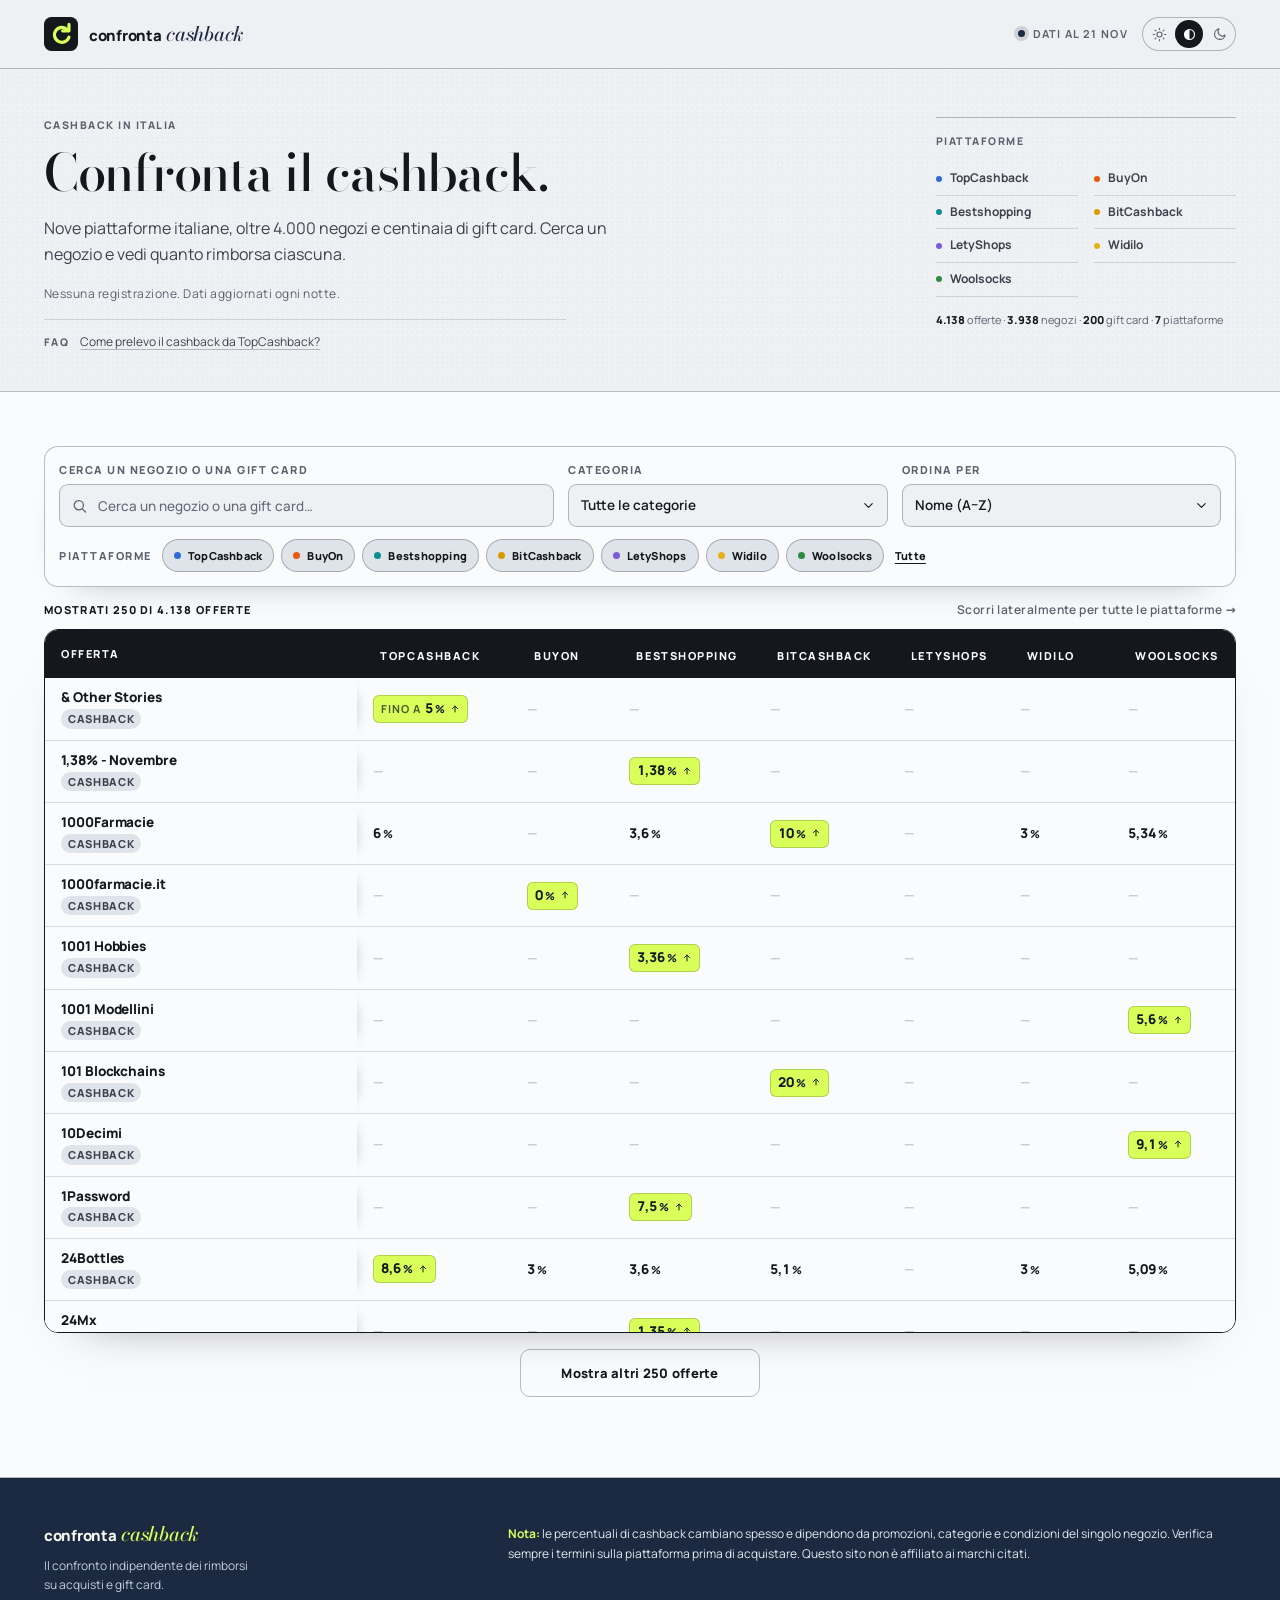
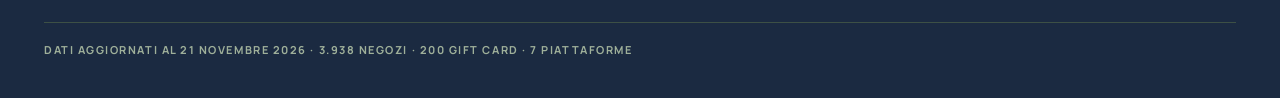
<file: index.html>
<!DOCTYPE html>
<html lang="it" data-type="software" data-motion="on">
<head>
  <meta charset="UTF-8" />
  <meta name="viewport" content="width=device-width, initial-scale=1" />
  <title>ConfrontaCashback — Confronta il cashback</title>
  <meta name="description" content="Confronta il cashback su acquisti e gift card tra 9 piattaforme italiane: oltre 4.000 negozi, dati aggiornati ogni notte." />
  <meta name="page-type" content="software" />
  <meta name="site-kind" content="software" />
  <meta name="theme-color" content="#eef0f4" media="(prefers-color-scheme: light)" />
  <meta name="theme-color" content="#0e1216" media="(prefers-color-scheme: dark)" />
  <link rel="icon" href="favicon.svg" type="image/svg+xml" />
  <link rel="preload" href="fonts/bodoni-normal-latin.woff2" as="font" type="font/woff2" crossorigin />
  <link rel="preload" href="fonts/manrope-latin.woff2" as="font" type="font/woff2" crossorigin />
  <script src="theme.js?v=20261122"></script>
  <link rel="stylesheet" href="style.css?v=20261124f" />
</head>
<body>
  <a class="skip" href="#tabella">Salta alla tabella</a>

  <header class="topbar" id="topbar">
    <div class="wrap topbar-inner">
      <a class="brand" href="./" aria-label="ConfrontaCashback, home">
        <span class="brand-mark" aria-hidden="true">
          <svg viewBox="0 0 64 64" fill="none">
            <rect width="64" height="64" rx="14" fill="currentColor"/>
            <path d="M44 24a14 14 0 1 0 3 14" stroke="#D9FF5A" stroke-width="6" stroke-linecap="round"/>
            <path d="M47 14v12H35" stroke="#D9FF5A" stroke-width="6" stroke-linecap="round" stroke-linejoin="round"/>
          </svg>
        </span>
        <span class="brand-text"><span>confronta</span><strong>cashback</strong></span>
      </a>
      <div class="topbar-right">
        <p class="topbar-meta"><span class="live-dot" aria-hidden="true"></span><span id="updated">dati live</span></p>
        <div class="theme-switch" role="group" aria-label="Tema">
          <button type="button" class="theme-btn" data-theme-choice="light" aria-label="Tema chiaro" aria-pressed="false" title="Tema chiaro">
            <svg viewBox="0 0 24 24" aria-hidden="true"><circle cx="12" cy="12" r="4" fill="none" stroke="currentColor" stroke-width="1.8"/><path d="M12 2v2M12 20v2M4.9 4.9l1.4 1.4M17.7 17.7l1.4 1.4M2 12h2M20 12h2M4.9 19.1l1.4-1.4M17.7 6.3l1.4-1.4" fill="none" stroke="currentColor" stroke-width="1.8" stroke-linecap="round"/></svg>
          </button>
          <button type="button" class="theme-btn" data-theme-choice="system" aria-label="Tema di sistema" aria-pressed="true" title="Segui il sistema">
            <svg viewBox="0 0 24 24" aria-hidden="true"><circle cx="12" cy="12" r="8" fill="none" stroke="currentColor" stroke-width="1.8"/><path d="M12 4a8 8 0 0 0 0 16z" fill="currentColor"/></svg>
          </button>
          <button type="button" class="theme-btn" data-theme-choice="dark" aria-label="Tema scuro" aria-pressed="false" title="Tema scuro">
            <svg viewBox="0 0 24 24" aria-hidden="true"><path d="M21 12.8A8.5 8.5 0 1 1 11.2 3a7 7 0 0 0 9.8 9.8z" fill="none" stroke="currentColor" stroke-width="1.8" stroke-linejoin="round"/></svg>
          </button>
        </div>
      </div>
    </div>
  </header>

  <main>
    <section class="hero hero-compact wrap">
      <div class="hero-copy">
        <p class="hero-kicker">Cashback in Italia</p>
        <h1>Confronta il cashback.</h1>
        <p class="lede">
          Nove piattaforme italiane, oltre 4.000 negozi e centinaia di gift card.
          Cerca un negozio e vedi quanto rimborsa ciascuna.
        </p>
        <p class="hero-note">Nessuna registrazione. Dati aggiornati ogni notte.</p>
        <p class="hero-faq">
          <a class="hero-faq-label" href="faq.html">FAQ</a>
          <a class="hero-faq-question" id="faq-question" href="faq.html#topcashback">Come prelevo il cashback da TopCashback?</a>
        </p>
      </div>

      <aside class="hero-platforms" aria-label="Piattaforme confrontate">
        <p class="hero-kicker">Piattaforme</p>
        <ul id="hero-platforms"></ul>
        <p class="hero-data" id="hero-data"></p>
      </aside>
    </section>

    <section class="table-section" id="tabella">
      <div class="wrap">
        <div class="toolbar" id="toolbar">
          <div class="field field-search">
            <label for="q">Cerca un negozio o una gift card</label>
            <div class="input-wrap">
              <svg viewBox="0 0 24 24" aria-hidden="true"><circle cx="11" cy="11" r="6.5" fill="none" stroke="currentColor" stroke-width="1.8"/><path d="M16 16l4.5 4.5" fill="none" stroke="currentColor" stroke-width="1.8" stroke-linecap="round"/></svg>
              <input id="q" type="search" placeholder="Cerca un negozio o una gift card…" autocomplete="off" spellcheck="false" />
            </div>
          </div>
          <div class="field">
            <label for="category">Categoria</label>
            <select id="category"><option value="">Tutte le categorie</option></select>
          </div>
          <div class="field">
            <label for="sort">Ordina per</label>
            <select id="sort">
              <option value="name">Nome (A–Z)</option>
              <option value="best-desc">Cashback più alto</option>
              <option value="best-asc">Cashback più basso</option>
              <option value="count">Più piattaforme</option>
            </select>
          </div>
          <div class="platforms">
            <span class="field-label">Piattaforme</span>
            <div id="platform-toggles" class="chips"></div>
          </div>
        </div>

        <div class="mobile-table-control" id="mobile-table-control" hidden>
          <p class="mobile-table-hint" id="mobile-table-hint">Cerca un negozio per vedere i risultati.</p>
          <button type="button" class="table-toggle" id="table-toggle" aria-expanded="false" aria-controls="table-panel">Mostra tutte le offerte</button>
        </div>

        <div class="result-bar">
          <p id="count" aria-live="polite"></p>
          <p class="result-hint" id="result-hint"><span class="click-hint">Clicca una percentuale per aprire l'offerta sulla piattaforma.</span><span class="scroll-hint">Scorri lateralmente per tutte le piattaforme →</span></p>
        </div>

        <div class="table-panel" id="table-panel">
          <table id="table">
            <caption class="sr-only">Confronto del cashback su acquisti e gift card</caption>
            <thead id="thead"></thead>
            <tbody id="tbody"></tbody>
          </table>
          <p id="empty" class="empty" hidden>Nessuna offerta trovata. Prova a cambiare ricerca o categoria.</p>
        </div>
        <div id="load-more-wrap" class="load-more-wrap" hidden>
          <button type="button" class="btn btn-ghost" id="load-more">Mostra altri</button>
        </div>
      </div>
    </section>
  </main>

  <footer class="site-footer">
    <div class="wrap footer-inner">
      <div class="footer-brand">
        <span class="brand-text"><span>confronta</span><strong>cashback</strong></span>
        <p>Il confronto indipendente dei rimborsi su acquisti e gift card.</p>
      </div>
      <p class="footer-note">
        <strong>Nota:</strong> le percentuali di cashback cambiano spesso e dipendono da promozioni,
        categorie e condizioni del singolo negozio. Verifica sempre i termini sulla piattaforma
        prima di acquistare. Questo sito non è affiliato ai marchi citati.
      </p>
      <p id="generated" class="footer-meta"></p>
    </div>
  </footer>

  <script src="data.js" onerror="window.__noDataJs=true"></script>
  <script src="app.js?v=20261124h"></script>
  <!-- Cloudflare Web Analytics --><script type='module' src='https://static.cloudflareinsights.com/beacon.min.js' data-cf-beacon='{"token": "85495067e95d4c76977c3bfecfad4ef0"}'></script><!-- End Cloudflare Web Analytics -->
</body>
</html>
</file>
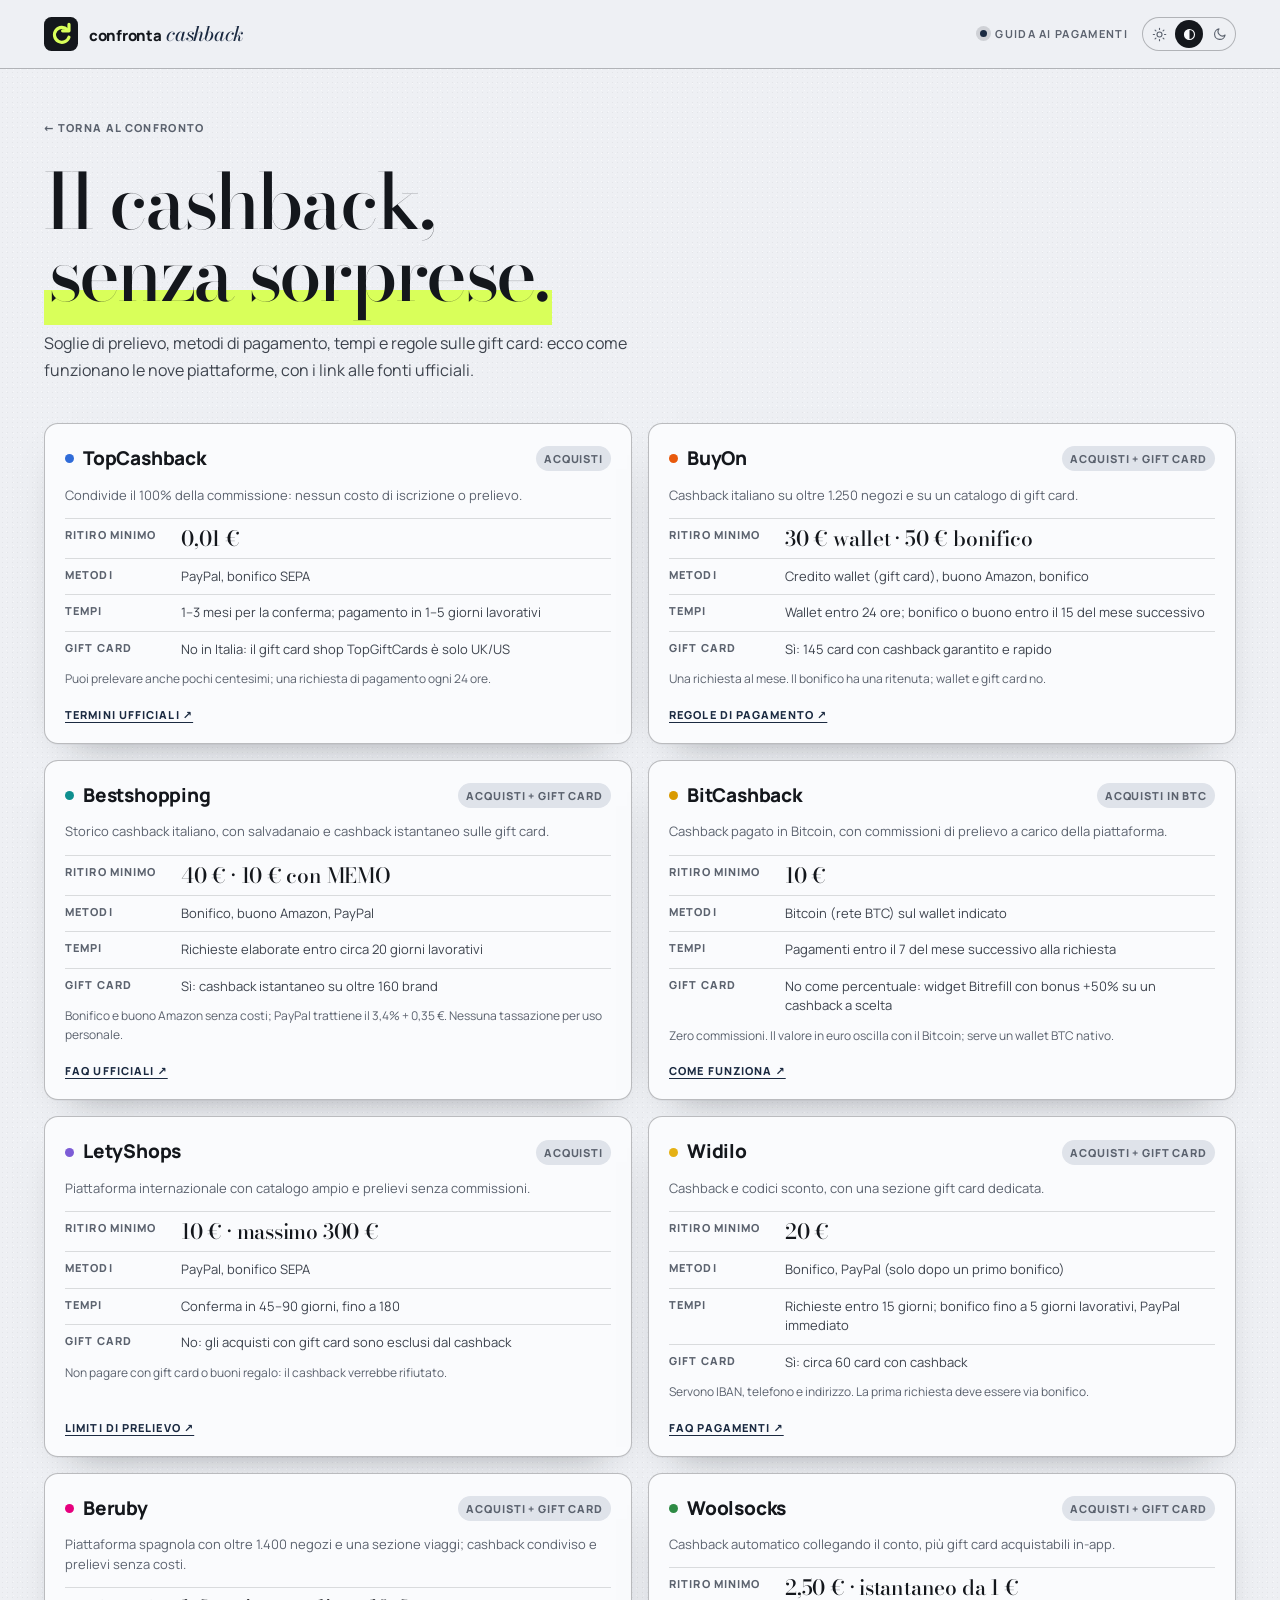
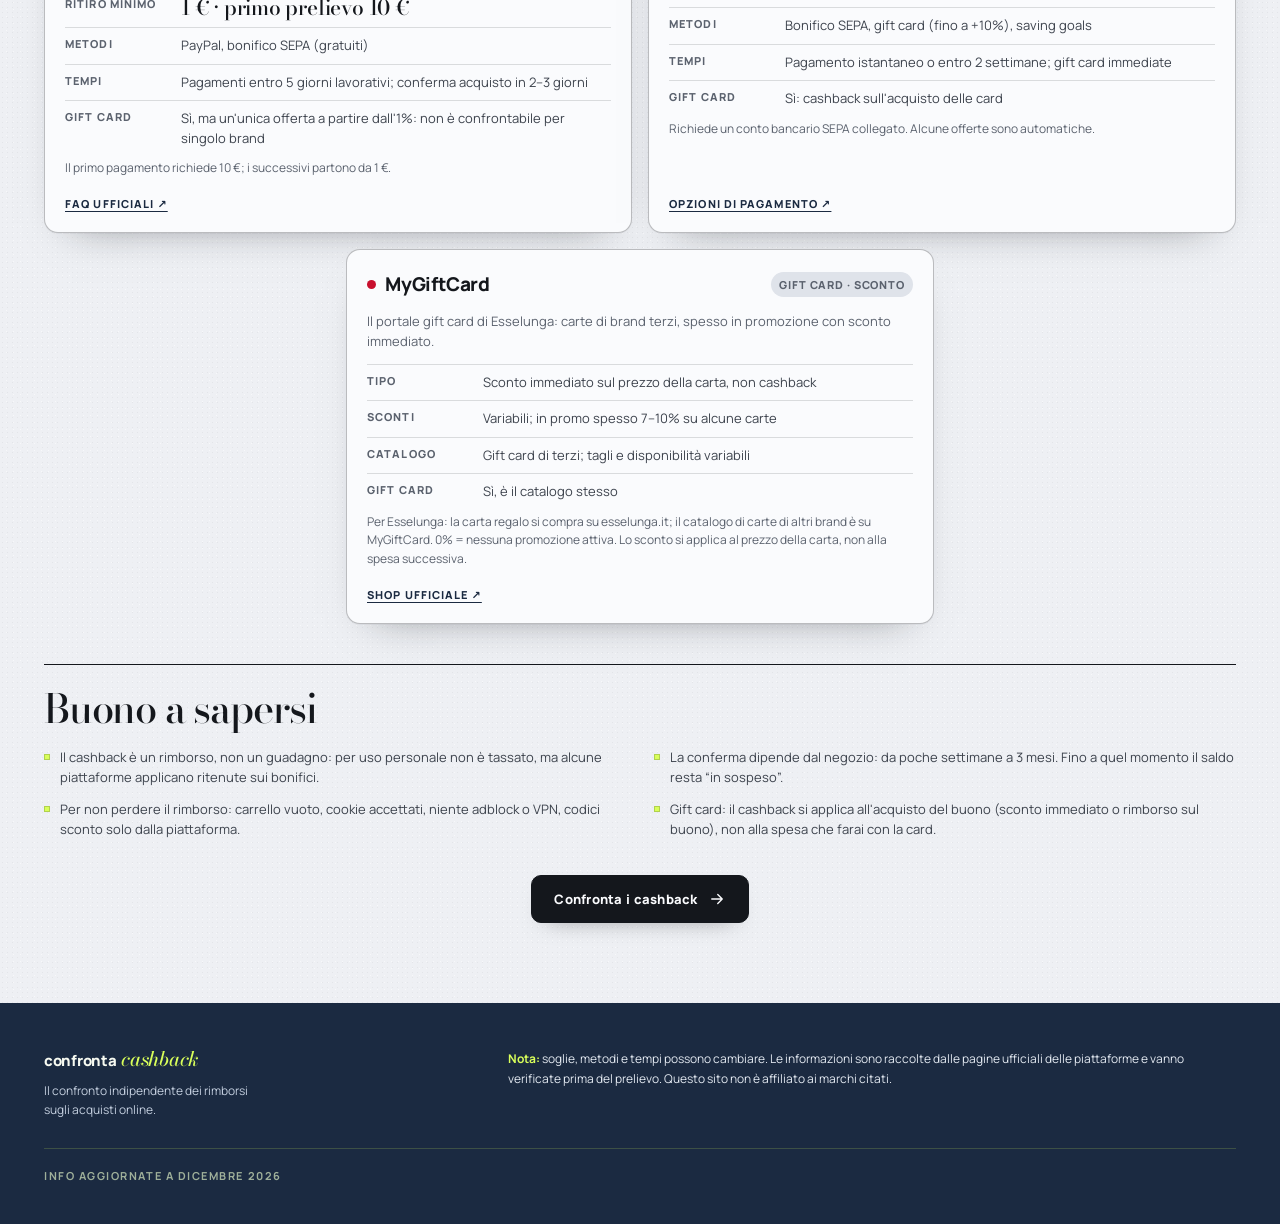
<file: faq.html>
<!DOCTYPE html>
<html lang="it">
<head>
  <meta charset="UTF-8" />
  <meta name="viewport" content="width=device-width, initial-scale=1" />
  <title>FAQ cashback — Soglie, prelievi e gift card | ConfrontaCashback</title>
  <meta name="description" content="Soglie minime di prelievo, metodi di pagamento, tempi e regole sulle gift card delle nove piattaforme di cashback e sconto confrontate." />
  <meta name="theme-color" content="#eef0f4" media="(prefers-color-scheme: light)" />
  <meta name="theme-color" content="#0e1216" media="(prefers-color-scheme: dark)" />
  <link rel="icon" href="favicon.svg" type="image/svg+xml" />
  <link rel="preload" href="fonts/bodoni-normal-latin.woff2" as="font" type="font/woff2" crossorigin />
  <link rel="preload" href="fonts/manrope-latin.woff2" as="font" type="font/woff2" crossorigin />
  <script src="theme.js?v=20261122"></script>
  <link rel="stylesheet" href="style.css?v=20261124f" />
</head>
<body>
  <a class="skip" href="#faq">Salta alle FAQ</a>

  <header class="topbar" id="topbar">
    <div class="wrap topbar-inner">
      <a class="brand" href="./" aria-label="ConfrontaCashback, home">
        <span class="brand-mark" aria-hidden="true">
          <svg viewBox="0 0 64 64" fill="none">
            <rect width="64" height="64" rx="14" fill="currentColor"/>
            <path d="M44 24a14 14 0 1 0 3 14" stroke="#D9FF5A" stroke-width="6" stroke-linecap="round"/>
            <path d="M47 14v12H35" stroke="#D9FF5A" stroke-width="6" stroke-linecap="round" stroke-linejoin="round"/>
          </svg>
        </span>
        <span class="brand-text"><span>confronta</span><strong>cashback</strong></span>
      </a>
      <div class="topbar-right">
        <p class="topbar-meta"><span class="live-dot" aria-hidden="true"></span><span>Guida ai pagamenti</span></p>
        <div class="theme-switch" role="group" aria-label="Tema">
          <button type="button" class="theme-btn" data-theme-choice="light" aria-label="Tema chiaro" aria-pressed="false" title="Tema chiaro">
            <svg viewBox="0 0 24 24" aria-hidden="true"><circle cx="12" cy="12" r="4" fill="none" stroke="currentColor" stroke-width="1.8"/><path d="M12 2v2M12 20v2M4.9 4.9l1.4 1.4M17.7 17.7l1.4 1.4M2 12h2M20 12h2M4.9 19.1l1.4-1.4M17.7 6.3l1.4-1.4" fill="none" stroke="currentColor" stroke-width="1.8" stroke-linecap="round"/></svg>
          </button>
          <button type="button" class="theme-btn" data-theme-choice="system" aria-label="Tema di sistema" aria-pressed="true" title="Segui il sistema">
            <svg viewBox="0 0 24 24" aria-hidden="true"><circle cx="12" cy="12" r="8" fill="none" stroke="currentColor" stroke-width="1.8"/><path d="M12 4a8 8 0 0 0 0 16z" fill="currentColor"/></svg>
          </button>
          <button type="button" class="theme-btn" data-theme-choice="dark" aria-label="Tema scuro" aria-pressed="false" title="Tema scuro">
            <svg viewBox="0 0 24 24" aria-hidden="true"><path d="M21 12.8A8.5 8.5 0 1 1 11.2 3a7 7 0 0 0 9.8 9.8z" fill="none" stroke="currentColor" stroke-width="1.8" stroke-linejoin="round"/></svg>
          </button>
        </div>
      </div>
    </div>
  </header>

  <main id="faq" class="wrap faq-page">
    <a class="back-link" href="./">← Torna al confronto</a>

    <header class="faq-hero">
      <h1>Il cashback,<br /><span class="h1-accent">senza sorprese.</span></h1>
      <p class="faq-intro">
        Soglie di prelievo, metodi di pagamento, tempi e regole sulle gift card:
        ecco come funzionano le nove piattaforme, con i link alle fonti ufficiali.
      </p>
    </header>

    <section class="faq-grid" aria-label="Regole delle piattaforme">

      <article class="faq-card">
        <header class="faq-card-head">
          <span class="pdot" style="--dot:#2f6bd8" aria-hidden="true"></span>
          <h2 id="topcashback">TopCashback</h2>
          <span class="faq-tag">Acquisti</span>
        </header>
        <p class="faq-desc">Condivide il 100% della commissione: nessun costo di iscrizione o prelievo.</p>
        <dl class="faq-list">
          <div><dt>Ritiro minimo</dt><dd class="faq-min">0,01 €</dd></div>
          <div><dt>Metodi</dt><dd>PayPal, bonifico SEPA</dd></div>
          <div><dt>Tempi</dt><dd>1–3 mesi per la conferma; pagamento in 1–5 giorni lavorativi</dd></div>
          <div><dt>Gift card</dt><dd>No in Italia: il gift card shop TopGiftCards è solo UK/US</dd></div>
        </dl>
        <p class="faq-note">Puoi prelevare anche pochi centesimi; una richiesta di pagamento ogni 24 ore.</p>
        <a class="faq-source" href="https://www.topcashback.it/termini/" target="_blank" rel="noopener">Termini ufficiali ↗</a>
      </article>

      <article class="faq-card">
        <header class="faq-card-head">
          <span class="pdot" style="--dot:#e8590c" aria-hidden="true"></span>
          <h2 id="buyon">BuyOn</h2>
          <span class="faq-tag">Acquisti + gift card</span>
        </header>
        <p class="faq-desc">Cashback italiano su oltre 1.250 negozi e su un catalogo di gift card.</p>
        <dl class="faq-list">
          <div><dt>Ritiro minimo</dt><dd class="faq-min">30 € wallet · 50 € bonifico</dd></div>
          <div><dt>Metodi</dt><dd>Credito wallet (gift card), buono Amazon, bonifico</dd></div>
          <div><dt>Tempi</dt><dd>Wallet entro 24 ore; bonifico o buono entro il 15 del mese successivo</dd></div>
          <div><dt>Gift card</dt><dd>Sì: 145 card con cashback garantito e rapido</dd></div>
        </dl>
        <p class="faq-note">Una richiesta al mese. Il bonifico ha una ritenuta; wallet e gift card no.</p>
        <a class="faq-source" href="https://www.buyon.it/support/quando-pagamento" target="_blank" rel="noopener">Regole di pagamento ↗</a>
      </article>

      <article class="faq-card">
        <header class="faq-card-head">
          <span class="pdot" style="--dot:#0e8f8f" aria-hidden="true"></span>
          <h2 id="bestshopping">Bestshopping</h2>
          <span class="faq-tag">Acquisti + gift card</span>
        </header>
        <p class="faq-desc">Storico cashback italiano, con salvadanaio e cashback istantaneo sulle gift card.</p>
        <dl class="faq-list">
          <div><dt>Ritiro minimo</dt><dd class="faq-min">40 € · 10 € con MEMO</dd></div>
          <div><dt>Metodi</dt><dd>Bonifico, buono Amazon, PayPal</dd></div>
          <div><dt>Tempi</dt><dd>Richieste elaborate entro circa 20 giorni lavorativi</dd></div>
          <div><dt>Gift card</dt><dd>Sì: cashback istantaneo su oltre 160 brand</dd></div>
        </dl>
        <p class="faq-note">Bonifico e buono Amazon senza costi; PayPal trattiene il 3,4% + 0,35 €. Nessuna tassazione per uso personale.</p>
        <a class="faq-source" href="https://it.bestshopping.com/faq.html" target="_blank" rel="noopener">FAQ ufficiali ↗</a>
      </article>

      <article class="faq-card">
        <header class="faq-card-head">
          <span class="pdot" style="--dot:#d99a00" aria-hidden="true"></span>
          <h2 id="bitcashback">BitCashback</h2>
          <span class="faq-tag">Acquisti in BTC</span>
        </header>
        <p class="faq-desc">Cashback pagato in Bitcoin, con commissioni di prelievo a carico della piattaforma.</p>
        <dl class="faq-list">
          <div><dt>Ritiro minimo</dt><dd class="faq-min">10 €</dd></div>
          <div><dt>Metodi</dt><dd>Bitcoin (rete BTC) sul wallet indicato</dd></div>
          <div><dt>Tempi</dt><dd>Pagamenti entro il 7 del mese successivo alla richiesta</dd></div>
          <div><dt>Gift card</dt><dd>No come percentuale: widget Bitrefill con bonus +50% su un cashback a scelta</dd></div>
        </dl>
        <p class="faq-note">Zero commissioni. Il valore in euro oscilla con il Bitcoin; serve un wallet BTC nativo.</p>
        <a class="faq-source" href="https://bitcashback.net/come-funziona" target="_blank" rel="noopener">Come funziona ↗</a>
      </article>

      <article class="faq-card">
        <header class="faq-card-head">
          <span class="pdot" style="--dot:#7c5cd6" aria-hidden="true"></span>
          <h2 id="letyshops">LetyShops</h2>
          <span class="faq-tag">Acquisti</span>
        </header>
        <p class="faq-desc">Piattaforma internazionale con catalogo ampio e prelievi senza commissioni.</p>
        <dl class="faq-list">
          <div><dt>Ritiro minimo</dt><dd class="faq-min">10 € · massimo 300 €</dd></div>
          <div><dt>Metodi</dt><dd>PayPal, bonifico SEPA</dd></div>
          <div><dt>Tempi</dt><dd>Conferma in 45–90 giorni, fino a 180</dd></div>
          <div><dt>Gift card</dt><dd>No: gli acquisti con gift card sono esclusi dal cashback</dd></div>
        </dl>
        <p class="faq-note">Non pagare con gift card o buoni regalo: il cashback verrebbe rifiutato.</p>
        <a class="faq-source" href="https://help.letyshops.com/hc/it/articles/212666685-Limiti-di-prelievo" target="_blank" rel="noopener">Limiti di prelievo ↗</a>
      </article>

      <article class="faq-card">
        <header class="faq-card-head">
          <span class="pdot" style="--dot:#e5b115" aria-hidden="true"></span>
          <h2 id="widilo">Widilo</h2>
          <span class="faq-tag">Acquisti + gift card</span>
        </header>
        <p class="faq-desc">Cashback e codici sconto, con una sezione gift card dedicata.</p>
        <dl class="faq-list">
          <div><dt>Ritiro minimo</dt><dd class="faq-min">20 €</dd></div>
          <div><dt>Metodi</dt><dd>Bonifico, PayPal (solo dopo un primo bonifico)</dd></div>
          <div><dt>Tempi</dt><dd>Richieste entro 15 giorni; bonifico fino a 5 giorni lavorativi, PayPal immediato</dd></div>
          <div><dt>Gift card</dt><dd>Sì: circa 60 card con cashback</dd></div>
        </dl>
        <p class="faq-note">Servono IBAN, telefono e indirizzo. La prima richiesta deve essere via bonifico.</p>
        <a class="faq-source" href="https://www.widilo.it/faq/i-miei-guadagni-e-pagamenti/tutto-cio-che-devi-sapere-sul-pagamento-del-tuo-saldo-cashback" target="_blank" rel="noopener">FAQ pagamenti ↗</a>
      </article>

      <article class="faq-card">
        <header class="faq-card-head">
          <span class="pdot" style="--dot:#e6007e" aria-hidden="true"></span>
          <h2 id="beruby">Beruby</h2>
          <span class="faq-tag">Acquisti + gift card</span>
        </header>
        <p class="faq-desc">Piattaforma spagnola con oltre 1.400 negozi e una sezione viaggi; cashback condiviso e prelievi senza costi.</p>
        <dl class="faq-list">
          <div><dt>Ritiro minimo</dt><dd class="faq-min">1 € · primo prelievo 10 €</dd></div>
          <div><dt>Metodi</dt><dd>PayPal, bonifico SEPA (gratuiti)</dd></div>
          <div><dt>Tempi</dt><dd>Pagamenti entro 5 giorni lavorativi; conferma acquisto in 2–3 giorni</dd></div>
          <div><dt>Gift card</dt><dd>Sì, ma un'unica offerta a partire dall'1%: non è confrontabile per singolo brand</dd></div>
        </dl>
        <p class="faq-note">Il primo pagamento richiede 10 €; i successivi partono da 1 €.</p>
        <a class="faq-source" href="https://it.beruby.com/web/faq" target="_blank" rel="noopener">FAQ ufficiali ↗</a>
      </article>

      <article class="faq-card">
        <header class="faq-card-head">
          <span class="pdot" style="--dot:#2e8b45" aria-hidden="true"></span>
          <h2 id="woolsocks">Woolsocks</h2>
          <span class="faq-tag">Acquisti + gift card</span>
        </header>
        <p class="faq-desc">Cashback automatico collegando il conto, più gift card acquistabili in-app.</p>
        <dl class="faq-list">
          <div><dt>Ritiro minimo</dt><dd class="faq-min">2,50 € · istantaneo da 1 €</dd></div>
          <div><dt>Metodi</dt><dd>Bonifico SEPA, gift card (fino a +10%), saving goals</dd></div>
          <div><dt>Tempi</dt><dd>Pagamento istantaneo o entro 2 settimane; gift card immediate</dd></div>
          <div><dt>Gift card</dt><dd>Sì: cashback sull'acquisto delle card</dd></div>
        </dl>
        <p class="faq-note">Richiede un conto bancario SEPA collegato. Alcune offerte sono automatiche.</p>
        <a class="faq-source" href="https://support.woolsocks.eu/hc/it/articles/4406855220370-Opzioni-di-pagamento" target="_blank" rel="noopener">Opzioni di pagamento ↗</a>
      </article>

      <article class="faq-card">
        <header class="faq-card-head">
          <span class="pdot" style="--dot:#c8102e" aria-hidden="true"></span>
          <h2 id="mygiftcard">MyGiftCard</h2>
          <span class="faq-tag">Gift card · sconto</span>
        </header>
        <p class="faq-desc">Il portale gift card di Esselunga: carte di brand terzi, spesso in promozione con sconto immediato.</p>
        <dl class="faq-list">
          <div><dt>Tipo</dt><dd>Sconto immediato sul prezzo della carta, non cashback</dd></div>
          <div><dt>Sconti</dt><dd>Variabili; in promo spesso 7–10% su alcune carte</dd></div>
          <div><dt>Catalogo</dt><dd>Gift card di terzi; tagli e disponibilità variabili</dd></div>
          <div><dt>Gift card</dt><dd>Sì, è il catalogo stesso</dd></div>
        </dl>
        <p class="faq-note">Per Esselunga: la carta regalo si compra su esselunga.it; il catalogo di carte di altri brand è su MyGiftCard. 0% = nessuna promozione attiva. Lo sconto si applica al prezzo della carta, non alla spesa successiva.</p>
        <a class="faq-source" href="https://esselunga.mygiftcard.it/shop" target="_blank" rel="noopener">Shop ufficiale ↗</a>
      </article>

    </section>

    <section class="faq-notes">
      <h2>Buono a sapersi</h2>
      <ul>
        <li>Il cashback è un rimborso, non un guadagno: per uso personale non è tassato, ma alcune piattaforme applicano ritenute sui bonifici.</li>
        <li>La conferma dipende dal negozio: da poche settimane a 3 mesi. Fino a quel momento il saldo resta “in sospeso”.</li>
        <li>Per non perdere il rimborso: carrello vuoto, cookie accettati, niente adblock o VPN, codici sconto solo dalla piattaforma.</li>
        <li>Gift card: il cashback si applica all'acquisto del buono (sconto immediato o rimborso sul buono), non alla spesa che farai con la card.</li>
      </ul>
    </section>

    <div class="faq-cta">
      <a class="btn btn-primary" href="./">Confronta i cashback
        <svg viewBox="0 0 24 24" aria-hidden="true"><path d="M5 12h14M13 6l6 6-6 6" fill="none" stroke="currentColor" stroke-width="1.8" stroke-linecap="round" stroke-linejoin="round"/></svg>
      </a>
    </div>
  </main>

  <footer class="site-footer">
    <div class="wrap footer-inner">
      <div class="footer-brand">
        <span class="brand-text"><span>confronta</span><strong>cashback</strong></span>
        <p>Il confronto indipendente dei rimborsi sugli acquisti online.</p>
      </div>
      <p class="footer-note">
        <strong>Nota:</strong> soglie, metodi e tempi possono cambiare. Le informazioni sono
        raccolte dalle pagine ufficiali delle piattaforme e vanno verificate prima del prelievo.
        Questo sito non è affiliato ai marchi citati.
      </p>
      <p id="faq-date" class="footer-meta"></p>
    </div>
  </footer>

  <script>
    (function () {
      var el = document.getElementById("faq-date");
      if (el) {
        el.textContent = "Info aggiornate a " + new Date().toLocaleDateString("it-IT", {
          month: "long", year: "numeric"
        });
      }
    })();
  </script>
  <!-- Cloudflare Web Analytics --><script type='module' src='https://static.cloudflareinsights.com/beacon.min.js' data-cf-beacon='{"token": "85495067e95d4c76977c3bfecfad4ef0"}'></script><!-- End Cloudflare Web Analytics -->
</body>
</html>
</file>
<file: style.css>
/* ---------------------------------------------------------------
   ConfrontaCashback — "ledger" visual system
   Sage ledger paper, didone editorial serif, lime money signal.
   --------------------------------------------------------------- */

@font-face {
  font-family: "Bodoni Moda";
  font-style: normal;
  font-weight: 400 900;
  font-display: swap;
  src: url("fonts/bodoni-normal-latin.woff2") format("woff2");
  unicode-range: U+0000-00FF, U+0131, U+0152-0153, U+02BB-02BC, U+02C6, U+02DA,
    U+02DC, U+0304, U+0308, U+0329, U+2000-206F, U+20AC, U+2122, U+2191, U+2193,
    U+2212, U+2215, U+FEFF, U+FFFD;
}
@font-face {
  font-family: "Bodoni Moda";
  font-style: normal;
  font-weight: 400 900;
  font-display: swap;
  src: url("fonts/bodoni-normal-latin-ext.woff2") format("woff2");
  unicode-range: U+0100-02BA, U+02BD-02C5, U+02C7-02CC, U+02CE-02D7, U+02DD-02FF,
    U+0304, U+0308, U+0329, U+1D00-1DBF, U+1E00-1E9F, U+1EF2-1EFF, U+2020,
    U+20A0-20AB, U+20AD-20C4, U+2113, U+2C60-2C7F, U+A720-A7FF;
}
@font-face {
  font-family: "Bodoni Moda";
  font-style: italic;
  font-weight: 400 900;
  font-display: swap;
  src: url("fonts/bodoni-italic-latin.woff2") format("woff2");
  unicode-range: U+0000-00FF, U+0131, U+0152-0153, U+02BB-02BC, U+02C6, U+02DA,
    U+02DC, U+0304, U+0308, U+0329, U+2000-206F, U+20AC, U+2122, U+2191, U+2193,
    U+2212, U+2215, U+FEFF, U+FFFD;
}
@font-face {
  font-family: "Bodoni Moda";
  font-style: italic;
  font-weight: 400 900;
  font-display: swap;
  src: url("fonts/bodoni-italic-latin-ext.woff2") format("woff2");
  unicode-range: U+0100-02BA, U+02BD-02C5, U+02C7-02CC, U+02CE-02D7, U+02DD-02FF,
    U+0304, U+0308, U+0329, U+1D00-1DBF, U+1E00-1E9F, U+1EF2-1EFF, U+2020,
    U+20A0-20AB, U+20AD-20C4, U+2113, U+2C60-2C7F, U+A720-A7FF;
}
@font-face {
  font-family: "Manrope";
  font-style: normal;
  font-weight: 400 800;
  font-display: swap;
  src: url("fonts/manrope-latin.woff2") format("woff2");
  unicode-range: U+0000-00FF, U+0131, U+0152-0153, U+02BB-02BC, U+02C6, U+02DA,
    U+02DC, U+0304, U+0308, U+0329, U+2000-206F, U+20AC, U+2122, U+2191, U+2193,
    U+2212, U+2215, U+FEFF, U+FFFD;
}
@font-face {
  font-family: "Manrope";
  font-style: normal;
  font-weight: 400 800;
  font-display: swap;
  src: url("fonts/manrope-latin-ext.woff2") format("woff2");
  unicode-range: U+0100-02BA, U+02BD-02C5, U+02C7-02CC, U+02CE-02D7, U+02DD-02FF,
    U+0304, U+0308, U+0329, U+1D00-1DBF, U+1E00-1E9F, U+1EF2-1EFF, U+2020,
    U+20A0-20AB, U+20AD-20C4, U+2113, U+2C60-2C7F, U+A720-A7FF;
}

:root {
  color-scheme: light;
  --paper: #eef0f4;
  --paper-2: #fafbfd;
  --paper-3: #dfe3ea;
  --ink: #14171c;
  --ink-2: #3d434d;
  --muted: #5b626e;
  --line: rgba(20, 23, 28, 0.14);
  --line-strong: rgba(20, 23, 28, 0.28);
  --deep: #1b2a41;
  --lime: #d9ff5a;
  --on-lime: #14171c;
  --radius: 14px;
  --header-h: 68px;
  --shadow-soft: 0 1px 0 rgba(20, 23, 28, 0.04), 0 18px 40px -28px rgba(20, 23, 28, 0.5);
  --sans: "Manrope", ui-sans-serif, system-ui, -apple-system, "Segoe UI", sans-serif;
  --serif: "Bodoni Moda", ui-serif, Georgia, "Times New Roman", serif;
  --topbar-bg: #eef0f4;
  --toolbar-bg: rgba(250, 251, 253, 0.94);
  --footer-bg: #1b2a41;
  --footer-ink: #f7faf1;
  --thead-bg: #14171c;
  --thead-ink: #fafbfd;
  --btn-bg: #14171c;
  --btn-ink: #fafbfd;
  --btn-hover-bg: #123d2c;
  --active-bg: #14171c;
  --active-ink: #fafbfd;
  --row-hover: #f1f4f9;
  --input-focus-bg: #ffffff;
  --placeholder: #646b78;
  --scroll-thumb: rgba(20, 23, 28, 0.38);
  --dot-a: rgba(20, 23, 28, 0.05);
  --dot-b: rgba(255, 255, 255, 0.5);
  --none: rgba(20, 23, 28, 0.22);
  --panel-border: #14171c;
  --brand-mark-bg: #14171c;
  --select-arrow: url("data:image/svg+xml,%3Csvg xmlns='http://www.w3.org/2000/svg' viewBox='0 0 24 24' fill='none' stroke='%2314171c' stroke-width='1.8' stroke-linecap='round' stroke-linejoin='round'%3E%3Cpath d='M6 9l6 6 6-6'/%3E%3C/svg%3E");
}

[data-theme="dark"] {
  color-scheme: dark;
  --paper: #0e1216;
  --paper-2: #151a1f;
  --paper-3: #1c232a;
  --ink: #e9eef5;
  --ink-2: #c2cad5;
  --muted: #98a2b0;
  --line: rgba(233, 238, 245, 0.14);
  --line-strong: rgba(233, 238, 245, 0.26);
  --deep: #e9eef5;
  --shadow-soft: 0 1px 0 rgba(0, 0, 0, 0.25), 0 18px 40px -28px rgba(0, 0, 0, 0.85);
  --topbar-bg: #0e1216;
  --toolbar-bg: rgba(21, 26, 31, 0.94);
  --footer-bg: #090c0f;
  --footer-ink: #eef2f7;
  --thead-bg: #090d11;
  --thead-ink: #e9eef5;
  --btn-bg: #d9ff5a;
  --btn-ink: #14171c;
  --btn-hover-bg: #c9f23a;
  --active-bg: #2a343f;
  --active-ink: #e9eef5;
  --row-hover: #1d242b;
  --input-focus-bg: #11161b;
  --placeholder: #8b95a5;
  --scroll-thumb: rgba(233, 238, 245, 0.35);
  --dot-a: rgba(233, 238, 245, 0.045);
  --dot-b: rgba(255, 255, 255, 0.015);
  --none: rgba(233, 238, 245, 0.22);
  --panel-border: rgba(233, 238, 245, 0.22);
  --brand-mark-bg: #202a35;
  --select-arrow: url("data:image/svg+xml,%3Csvg xmlns='http://www.w3.org/2000/svg' viewBox='0 0 24 24' fill='none' stroke='%23e9eef5' stroke-width='1.8' stroke-linecap='round' stroke-linejoin='round'%3E%3Cpath d='M6 9l6 6 6-6'/%3E%3C/svg%3E");
}

*,
*::before,
*::after { box-sizing: border-box; }

html {
  scroll-behavior: smooth;
  text-size-adjust: 100%;
  -webkit-text-size-adjust: 100%;
}

body {
  margin: 0;
  font-family: var(--sans);
  font-size: 15px;
  line-height: 1.55;
  color: var(--ink);
  background-color: var(--paper);
  background-image:
    radial-gradient(var(--dot-a) 0.6px, transparent 0.7px),
    radial-gradient(var(--dot-b) 0.6px, transparent 0.7px);
  background-size: 5px 5px, 7px 7px;
  background-position: 0 0, 3px 3px;
  -webkit-font-smoothing: antialiased;
}

h1, h2, h3 { margin: 0; font-weight: 600; }
p { margin: 0; }
a { color: inherit; }
button, input, select { font: inherit; }
a, button, input, select, label { touch-action: manipulation; }

.wrap { width: 100%; max-width: 1240px; margin: 0 auto; padding: 0 24px; }

.sr-only {
  position: absolute; width: 1px; height: 1px; padding: 0; margin: -1px;
  overflow: hidden; clip: rect(0, 0, 0, 0); white-space: nowrap; border: 0;
}

::selection { background: var(--lime); color: var(--ink); }

:focus-visible {
  outline: 2px solid var(--ink);
  outline-offset: 3px;
}

.skip {
  position: fixed; top: 10px; left: 10px; z-index: 200;
  transform: translateY(-160%);
  background: var(--ink); color: var(--paper-2);
  padding: 10px 16px; border-radius: 8px;
  font-size: 13px; font-weight: 700; text-decoration: none;
  transition: transform 160ms ease-out;
}
.skip:focus { transform: translateY(0); }

/* ------------------------------- topbar ------------------------------- */

.topbar {
  position: sticky; top: 0; z-index: 60;
  background: var(--topbar-bg);
  border-bottom: 1px solid var(--line-strong);
  transition: box-shadow 220ms ease-out;
}
.topbar.is-stuck { box-shadow: 0 14px 34px -26px rgba(0, 0, 0, 0.55); }

.topbar-inner {
  display: flex; align-items: center; justify-content: space-between;
  gap: 24px; height: var(--header-h);
}

.brand { display: inline-flex; align-items: center; gap: 11px; text-decoration: none; }
.brand-mark { width: 34px; height: 34px; color: var(--brand-mark-bg); flex: none; }
.brand-mark svg { display: block; width: 100%; height: 100%; }
.brand-text {
  display: inline-flex; align-items: baseline; gap: 5px;
  line-height: 1; letter-spacing: -0.02em;
}
.brand-text span { font-size: 15px; font-weight: 800; }
.brand-text strong { font-family: var(--serif); font-size: 20px; font-weight: 500; font-style: italic; color: var(--deep); }

.topbar-right { display: flex; align-items: center; gap: 14px; }

.topbar-meta {
  display: inline-flex; align-items: center; gap: 8px;
  font-size: 11px; font-weight: 700; letter-spacing: 0.12em; text-transform: uppercase;
  color: var(--muted); white-space: nowrap;
}
.live-dot {
  width: 7px; height: 7px; border-radius: 50%;
  background: var(--deep);
  box-shadow: 0 0 0 4px var(--line);
}

.theme-switch {
  display: inline-flex; gap: 2px; padding: 2px;
  background: var(--paper);
  border: 1px solid var(--line-strong);
  border-radius: 999px;
}
.theme-btn {
  width: 28px; height: 28px; padding: 0;
  display: grid; place-items: center;
  border: 0; border-radius: 50%;
  background: transparent; color: var(--muted);
  cursor: pointer;
  transition: background-color 140ms ease-out, color 140ms ease-out;
}
.theme-btn svg { width: 15px; height: 15px; }
.theme-btn:hover { color: var(--ink); }
.theme-btn.is-active { background: var(--active-bg); color: var(--active-ink); }
.theme-btn:focus-visible { outline: 2px solid var(--ink); outline-offset: 2px; }

/* -------------------------------- hero -------------------------------- */

.hero {
  display: grid; grid-template-columns: minmax(0, 1.18fr) minmax(0, 0.82fr);
  gap: 56px; align-items: start;
  padding-top: 78px; padding-bottom: 54px;
}

.hero-copy > * { animation: rise 700ms cubic-bezier(0.16, 1, 0.3, 1) both; }
.hero-copy > *:nth-child(2) { animation-delay: 70ms; }
.hero-copy > *:nth-child(3) { animation-delay: 140ms; }
.hero-copy > *:nth-child(4) { animation-delay: 210ms; }

.hero h1 {
  font-family: var(--serif);
  font-size: clamp(42px, 5vw, 72px);
  font-weight: 500;
  font-variation-settings: "opsz" 96;
  line-height: 0.96;
  letter-spacing: -0.03em;
  text-wrap: balance;
}
.h1-accent {
  color: var(--on-lime);
  background: linear-gradient(transparent 64%, var(--lime) 64%, var(--lime) 94%, transparent 94%);
  padding: 0 0.05em;
}
[data-theme="dark"] .h1-accent {
  background: none;
  color: var(--lime);
  padding: 0;
}

.lede {
  max-width: 54ch; margin-top: 26px;
  font-size: 17px; line-height: 1.6; color: var(--ink-2);
}

.hero-actions { display: flex; flex-wrap: wrap; gap: 12px; margin-top: 30px; }

.btn {
  display: inline-flex; align-items: center; justify-content: center; gap: 10px;
  height: 48px; padding: 0 22px; border-radius: 10px;
  border: 1px solid transparent;
  font-size: 13px; font-weight: 800; letter-spacing: 0.02em;
  text-decoration: none; cursor: pointer;
  transition: transform 160ms ease-out, background-color 160ms ease-out,
    border-color 160ms ease-out, box-shadow 160ms ease-out;
}
.btn svg { width: 18px; height: 18px; }
.btn-primary {
  background: var(--btn-bg); color: var(--btn-ink); border-color: var(--btn-bg);
  box-shadow: 0 10px 24px -16px rgba(0, 0, 0, 0.5);
}
.btn-primary:hover { background: var(--btn-hover-bg); border-color: var(--btn-hover-bg); transform: translateY(-1px); }
.btn-ghost { background: transparent; color: var(--ink); border-color: var(--line-strong); }
.btn-ghost:hover { background: var(--paper-2); border-color: var(--ink); }

.hero-note {
  margin-top: 18px; font-size: 12px; letter-spacing: 0.04em;
  color: var(--muted);
}
/* receipt */
.receipt {
  position: relative;
  justify-self: end;
  width: 100%; max-width: 430px;
  padding: 22px 22px 18px;
  background: var(--paper-2);
  border: 1px solid var(--ink);
  border-radius: 3px;
  box-shadow: 12px 14px 0 rgba(27, 42, 65, 0.10), var(--shadow-soft);
  transform: rotate(-1.3deg);
  transition: transform 420ms cubic-bezier(0.16, 1, 0.3, 1), box-shadow 420ms ease-out;
  animation: rise 700ms 260ms cubic-bezier(0.16, 1, 0.3, 1) both;
}
.receipt:hover { transform: rotate(0deg); box-shadow: 12px 14px 0 rgba(27, 42, 65, 0.07), var(--shadow-soft); }
.receipt::before,
.receipt::after {
  content: ""; position: absolute; bottom: 46px; width: 13px; height: 13px;
  background: var(--paper); border: 1px solid var(--ink); border-radius: 50%;
}
.receipt::before { left: -7px; }
.receipt::after { right: -7px; }

.receipt-top {
  display: flex; justify-content: space-between; gap: 12px;
  padding-bottom: 10px; margin-bottom: 4px;
  border-bottom: 2px solid var(--ink);
  font-size: 11px; font-weight: 800; letter-spacing: 0.17em; text-transform: uppercase;
  color: var(--ink-2);
}

.top-offers { list-style: none; margin: 0; padding: 0; }
.top-offers li {
  display: grid; grid-template-columns: 24px minmax(0, 1fr) auto;
  align-items: center; gap: 10px;
  padding: 11px 0;
  border-bottom: 1px dashed var(--line-strong);
}
.top-offers li:last-child { border-bottom: 0; }
.off-rank {
  font-family: var(--serif); font-style: italic; font-size: 16px;
  color: var(--deep); line-height: 1;
}
.off-name {
  display: block; font-size: 13px; font-weight: 800; line-height: 1.25;
  overflow: hidden; text-overflow: ellipsis; white-space: nowrap;
}
.off-platform {
  display: flex; align-items: center; gap: 5px; margin-top: 2px;
  font-size: 11px; font-weight: 700; letter-spacing: 0.1em; text-transform: uppercase;
  color: var(--muted);
}
.off-platform .pdot { width: 6px; height: 6px; }
.off-rate {
  display: block; justify-self: end; text-align: right;
  font-family: var(--serif); font-size: 27px; font-weight: 500;
  line-height: 1; letter-spacing: -0.02em; white-space: nowrap;
  font-variant-numeric: tabular-nums;
}
.off-rate .off-up {
  display: block; margin-bottom: 2px;
  font-family: var(--sans); font-size: 11px; font-weight: 800;
  letter-spacing: 0.12em; text-transform: uppercase; color: var(--muted);
}
.top-offers li:first-child .off-rate {
  background: var(--lime); color: var(--on-lime);
  padding: 3px 8px 4px; border-radius: 5px;
  box-shadow: inset 0 0 0 1px rgba(20, 23, 28, 0.16);
}

.receipt-foot {
  display: flex; justify-content: space-between; gap: 10px;
  margin-top: 8px; padding-top: 11px;
  border-top: 1px dashed var(--line-strong);
  font-size: 11px; font-weight: 700; letter-spacing: 0.12em; text-transform: uppercase;
  color: var(--muted);
}

/* ------------------------------- ticker ------------------------------- */

.ticker {
  overflow: hidden;
  border-top: 1px solid var(--on-lime);
  border-bottom: 1px solid var(--on-lime);
  background: var(--lime);
  color: var(--on-lime);
}
.ticker-track {
  display: flex; align-items: center; width: max-content;
  padding: 9px 0;
  animation: ticker 58s linear infinite;
}
.ticker:hover .ticker-track { animation-play-state: paused; }
.tick {
  display: inline-flex; align-items: baseline; gap: 7px;
  padding: 0 22px;
  font-size: 11px; font-weight: 800; letter-spacing: 0.09em; text-transform: uppercase;
  white-space: nowrap;
}
.tick::after {
  content: ""; width: 5px; height: 5px; margin-left: 22px;
  background: var(--on-lime); transform: rotate(45deg) translateY(-1px);
}
.tick b { font-family: var(--serif); font-size: 14px; font-weight: 600; letter-spacing: 0; text-transform: none; }

/* -------------------------------- stats ------------------------------- */

.stats {
  display: grid; grid-template-columns: repeat(4, minmax(0, 1fr));
  margin-top: 0; padding-top: 26px; padding-bottom: 26px;
}
.stat { padding: 0 26px; border-left: 1px solid var(--line-strong); }
.stat:first-child { padding-left: 0; border-left: 0; }
.stat b {
  display: block;
  font-family: var(--serif); font-size: clamp(32px, 3.4vw, 46px);
  font-weight: 450; line-height: 1; letter-spacing: -0.03em;
  font-variant-numeric: tabular-nums;
}
.stat span {
  display: block; margin-top: 7px;
  font-size: 11px; font-weight: 800; letter-spacing: 0.14em; text-transform: uppercase;
  color: var(--muted);
}

/* --------------------------------- how -------------------------------- */

.how {
  padding-top: 44px; padding-bottom: 74px;
  border-top: 1px solid var(--ink);
}
.steps {
  list-style: none; margin: 0; padding: 0;
  display: grid; grid-template-columns: repeat(3, minmax(0, 1fr)); gap: 34px;
}
.steps li { padding-top: 18px; border-top: 1px solid var(--line-strong); }
.step-num {
  display: block; margin-bottom: 14px;
  font-family: var(--serif); font-style: italic; font-size: 38px;
  font-weight: 400; line-height: 1; color: var(--deep);
  font-variant-numeric: tabular-nums;
}
.steps h3 { font-size: 17px; font-weight: 800; letter-spacing: -0.01em; }
.steps p { margin-top: 6px; max-width: 34ch; font-size: 13.5px; color: var(--muted); }

/* ----------------------------- table section -------------------------- */

.table-section {
  padding: 54px 0 80px;
  background: var(--paper-2);
  border-top: 1px solid var(--line-strong);
  border-bottom: 1px solid var(--line-strong);
}

.giftcard-note {
  margin: 0 0 16px;
  padding: 11px 14px;
  background: var(--paper-3);
  border: 1px solid var(--line-strong);
  border-radius: 10px;
  font-size: 12px; line-height: 1.55; color: var(--ink-2);
}
.giftcard-note strong { color: var(--ink); }

/* toolbar */
.toolbar {
  display: grid;
  grid-template-columns: minmax(0, 1.55fr) minmax(0, 1fr) minmax(0, 1fr);
  grid-template-areas:
    "search category sort"
    "platforms platforms platforms";
  gap: 12px 14px;
  padding: 14px;
  background: var(--toolbar-bg);
  border: 1px solid var(--line-strong);
  border-radius: var(--radius);
  box-shadow: 0 18px 40px -32px rgba(0, 0, 0, 0.45);
}

.field { display: flex; flex-direction: column; gap: 6px; min-width: 0; }
.field-search { grid-area: search; }
.field:nth-of-type(2) { grid-area: category; }
.field:nth-of-type(3) { grid-area: sort; }
.field label,
.field-label {
  font-size: 11px; font-weight: 800; letter-spacing: 0.14em; text-transform: uppercase;
  color: var(--muted);
}

.input-wrap { position: relative; }
.input-wrap svg {
  position: absolute; left: 12px; top: 50%; transform: translateY(-50%);
  width: 17px; height: 17px; color: var(--muted); pointer-events: none;
}
.field .input-wrap input { padding-left: 38px; }

.field input,
.field select {
  width: 100%; height: 43px; padding: 0 12px;
  color: var(--ink);
  background: var(--paper);
  border: 1px solid var(--line-strong);
  border-radius: 9px;
  font-size: 13.5px; font-weight: 600;
  transition: border-color 140ms ease-out, box-shadow 140ms ease-out, background-color 140ms ease-out;
}
.field input::placeholder { color: var(--placeholder); font-weight: 500; }
.field input:hover,
.field select:hover { border-color: var(--ink); }
.field input:focus,
.field select:focus {
  outline: none; border-color: var(--ink); background: var(--input-focus-bg);
  box-shadow: 0 0 0 3px var(--lime);
}
.field select {
  appearance: none;
  background-image: var(--select-arrow);
  background-repeat: no-repeat;
  background-position: right 11px center;
  background-size: 15px;
  padding-right: 33px;
  cursor: pointer;
}

.platforms {
  grid-area: platforms;
  display: flex; align-items: center; flex-wrap: wrap; gap: 10px;
  min-width: 0;
}
.chips { display: flex; flex-wrap: wrap; gap: 7px; }
.chip {
  display: inline-flex; align-items: center; gap: 7px;
  padding: 7px 11px;
  border: 1px solid var(--line-strong); border-radius: 999px;
  background: transparent; color: var(--muted);
  font-size: 11px; font-weight: 800; letter-spacing: 0.02em;
  cursor: pointer; user-select: none;
  transition: background-color 140ms ease-out, color 140ms ease-out,
    border-color 140ms ease-out, opacity 140ms ease-out;
}
.chip input { position: absolute; opacity: 0; pointer-events: none; }
.chip .pdot { width: 7px; height: 7px; flex: none; }
.chip:hover { border-color: var(--ink); color: var(--ink); }
.chip:focus-within { outline: 2px solid var(--ink); outline-offset: 2px; }
.chip.is-off { opacity: 0.42; border-style: dashed; }
.chip.is-on { background: var(--active-bg); color: var(--active-ink); border-color: var(--active-bg); }

.pdot { display: inline-block; border-radius: 50%; background: var(--dot, var(--deep)); }

/* result bar */
.result-bar {
  display: flex; align-items: baseline; justify-content: space-between;
  gap: 18px; margin: 14px 0 9px;
  font-size: 11px; font-weight: 800; letter-spacing: 0.12em; text-transform: uppercase;
  color: var(--muted);
}
.result-bar #count { color: var(--ink); }
.result-hint { text-align: right; letter-spacing: 0.04em; text-transform: none; font-weight: 600; font-size: 12px; }

/* table panel */
.table-panel {
  max-height: calc(100vh - 196px);
  overflow: auto;
  background: var(--paper-2);
  border: 1px solid var(--panel-border);
  border-radius: var(--radius);
  box-shadow: 0 22px 50px -40px rgba(0, 0, 0, 0.55);
  scrollbar-width: thin;
  scrollbar-color: var(--scroll-thumb) transparent;
}
.table-panel::-webkit-scrollbar { width: 10px; height: 10px; }
.table-panel::-webkit-scrollbar-thumb {
  background: var(--scroll-thumb); border-radius: 999px;
  border: 2px solid var(--paper-2);
}
.table-panel::-webkit-scrollbar-track { background: transparent; }

table {
  width: 100%; min-width: 840px;
  border-collapse: separate; border-spacing: 0;
  font-size: 13.5px;
}

thead th {
  position: sticky; top: 0; z-index: 10;
  padding: 13px 16px;
  background: var(--thead-bg); color: var(--thead-ink);
  text-align: left; white-space: nowrap;
  font-size: 11px; font-weight: 800; letter-spacing: 0.14em; text-transform: uppercase;
  border-bottom: 1px solid var(--thead-bg);
}
thead th:first-child { width: 31%; }
thead th.platform a {
  display: inline-flex; align-items: center; gap: 7px;
  color: var(--thead-ink); text-decoration: none;
}
thead th.platform a:hover { text-decoration: underline; text-underline-offset: 3px; }

tbody td {
  padding: 11px 16px;
  border-bottom: 1px solid var(--line);
  vertical-align: middle;
}

.merchant-row { transition: background-color 120ms ease-out; }
.merchant-row:hover td { background: #f1f4f9; }

.m-name {
  display: block; font-size: 13.5px; font-weight: 800; letter-spacing: -0.005em;
  line-height: 1.25;
}
.m-meta { display: flex; align-items: center; flex-wrap: wrap; gap: 6px; margin-top: 3px; }
.m-cat { font-size: 11px; font-weight: 600; color: var(--muted); }
.kind-badge {
  display: inline-flex; align-items: center;
  padding: 2px 7px; border-radius: 999px;
  font-size: 11px; font-weight: 800; letter-spacing: 0.06em; text-transform: uppercase;
  line-height: 1.4;
}
.kind-purchase { background: var(--paper-3); color: var(--ink-2); }
.kind-gift { background: var(--lime); color: var(--on-lime); }

.group-row td {
  padding: 8px 16px;
  background: var(--paper-3);
  border-top: 1px solid var(--line-strong);
  border-bottom: 1px solid var(--line-strong);
  font-size: 11px; font-weight: 800; letter-spacing: 0.15em; text-transform: uppercase;
  color: var(--ink-2);
}
.group-name { display: inline-flex; align-items: center; gap: 8px; }
.group-name::before {
  content: ""; width: 6px; height: 6px; background: var(--deep);
  transform: rotate(45deg);
}
.group-count { float: right; color: var(--muted); letter-spacing: 0.08em; }

.rate-link { display: inline-flex; text-decoration: none; border-radius: 6px; }
.rate-link:hover .rate { text-decoration: underline; text-underline-offset: 2px; }

.rate {
  display: inline-flex; align-items: baseline; gap: 2px;
  padding: 3px 0;
  font-variant-numeric: tabular-nums; white-space: nowrap;
}
.rate .prefix {
  margin-right: 2px;
  font-size: 11px; font-weight: 700; letter-spacing: 0.08em; text-transform: uppercase;
  color: var(--muted);
}
.rate .num { font-size: 13.5px; font-weight: 800; letter-spacing: -0.01em; }
.rate .unit { font-size: 11px; font-weight: 700; }

.rate.is-best {
  padding: 3px 8px 4px;
  background: var(--lime); color: var(--on-lime);
  border-radius: 6px;
  box-shadow: inset 0 0 0 1px rgba(20, 23, 28, 0.2);
}
.rate.is-best .prefix { color: var(--on-lime); opacity: 0.72; }
.best-ico { width: 10px; height: 10px; margin-left: 3px; align-self: center; }

.cell-none .none { color: var(--none); font-weight: 700; }

.empty {
  padding: 56px 24px; text-align: center;
  font-size: 13px; color: var(--muted);
}

.load-more-wrap {
  display: flex; justify-content: center;
  margin-top: 16px;
}
.load-more-wrap[hidden] { display: none; }
#load-more { min-width: 240px; }

/* -------------------------------- footer ------------------------------ */

.site-footer {
  padding: 46px 0 40px;
  background: var(--footer-bg); color: var(--footer-ink);
}
.footer-inner {
  display: grid; grid-template-columns: minmax(0, 0.8fr) minmax(0, 1.4fr);
  gap: 20px 48px; align-items: start;
}
.footer-brand .brand-text span { color: var(--footer-ink); }
.footer-brand .brand-text strong { color: var(--lime); }
.footer-brand p { margin-top: 10px; max-width: 30ch; font-size: 12px; color: #c3cede; }
.footer-note { font-size: 12px; line-height: 1.65; color: #e2e8f0; }
.footer-note strong { color: var(--lime); }
.footer-meta {
  grid-column: 1 / -1; padding-top: 18px; margin-top: 8px;
  border-top: 1px solid rgba(217, 255, 90, 0.18);
  font-size: 11px; font-weight: 700; letter-spacing: 0.14em; text-transform: uppercase;
  color: #9fb09a;
}

/* ------------------------------- motion ------------------------------- */

@keyframes rise {
  from { opacity: 0; transform: translateY(14px); }
  to { opacity: 1; transform: translateY(0); }
}
@keyframes ticker {
  from { transform: translateX(0); }
  to { transform: translateX(-50%); }
}

/* Pinch-to-zoom: meno lavoro di rasterizzazione mentre le dita sono attive. */
.is-zooming .ticker-track { animation-play-state: paused; }
.is-zooming .receipt { transition: none; }

@media (pointer: coarse) {
  body { background-image: none; }
  .ticker-track { animation-duration: 90s; }
}

/* ------------------------------ responsive ---------------------------- */

@media (max-width: 1040px) {
  .hero { grid-template-columns: minmax(0, 1fr); gap: 40px; }
  .receipt { justify-self: start; max-width: 470px; transform: rotate(-0.8deg); }
}

@media (max-width: 880px) {
  .topnav { display: none; }
  .stats { grid-template-columns: repeat(2, minmax(0, 1fr)); row-gap: 22px; }
  .stat:nth-child(3) { padding-left: 0; border-left: 0; }
  .steps { grid-template-columns: minmax(0, 1fr); gap: 24px; }
  .toolbar {
    grid-template-columns: minmax(0, 1fr);
    grid-template-areas: "search" "category" "sort" "platforms";
  }
  .footer-inner { grid-template-columns: minmax(0, 1fr); }
}

@media (max-width: 760px) {
  .wrap { padding-left: 18px; padding-right: 18px; }
  .hero { padding-top: 48px; padding-bottom: 42px; }
  .hero h1 { font-size: clamp(42px, 12vw, 62px); }
  .lede { font-size: 15.5px; }
  .toolbar { position: static; }
  .result-hint { display: none; }
  .table-panel {
    max-height: none; overflow: visible;
    background: transparent; border: 0; box-shadow: none;
  }
  table { min-width: 0; display: block; }
  thead { display: none; }
  tbody { display: block; }

  .group-row { display: block; margin: 18px 0 8px; }
  .group-row td {
    display: block; background: transparent;
    border: 0; padding: 0 2px;
    font-size: 11px; color: var(--muted);
  }
  .group-name::before { background: var(--ink); }
  .group-count { float: none; margin-left: 8px; }

  .merchant-row {
    display: grid; grid-template-columns: 1fr;
    margin-bottom: 10px; padding: 4px 0 6px;
    background: var(--paper-2);
    border: 1px solid var(--line-strong);
    border-radius: 12px;
    box-shadow: 0 10px 24px -22px rgba(20, 23, 28, 0.8);
  }
  .merchant-row:hover td { background: transparent; }
  .merchant-row td {
    display: flex; align-items: center; justify-content: space-between;
    gap: 14px; padding: 6px 14px; border: 0;
    min-height: 34px;
  }
  .merchant-row td.merchant {
    display: block; padding: 12px 14px 9px;
    border-bottom: 1px dashed var(--line-strong);
    margin-bottom: 4px;
  }
  .m-name { font-size: 14.5px; }
  .m-meta { margin-top: 4px; }
  .merchant-row td.rate-cell::before {
    content: attr(data-label);
    font-size: 11px; font-weight: 800; letter-spacing: 0.12em; text-transform: uppercase;
    color: var(--muted);
  }
  .merchant-row td.cell-none { display: none; }
  .rate .num { font-size: 14px; }
  .rate.is-best { padding: 3px 9px 4px; }
}

@media (max-width: 520px) {
  .topbar-meta { display: none; }
  .brand-mark { width: 30px; height: 30px; }
  .brand-text span { font-size: 13px; }
  .brand-text strong { font-size: 18px; }
  .hero-actions { flex-direction: column; align-items: stretch; }
  .btn { width: 100%; }
  .receipt { transform: none; }
  .receipt:hover { transform: none; }
  .hero-note { max-width: 36ch; }
  .stat { padding: 0 16px; }
  .stat:not(:first-child):nth-child(odd) { border-left: 0; padding-left: 0; }
  .stat b { font-size: 32px; }
  .footer-note { font-size: 11.5px; }
}

@media (prefers-reduced-motion: reduce) {
  html { scroll-behavior: auto; }
  *, *::before, *::after {
    animation-duration: 0.01ms !important;
    animation-iteration-count: 1 !important;
    transition-duration: 0.01ms !important;
  }
  .ticker-track { animation: none; }
}

/* -------------------------------- FAQ page ----------------------------- */

.faq-page { padding-top: 46px; padding-bottom: 80px; }

.back-link {
  display: inline-flex; align-items: center; gap: 7px;
  margin-bottom: 30px;
  font-size: 11px; font-weight: 800; letter-spacing: 0.12em; text-transform: uppercase;
  color: var(--muted); text-decoration: none;
}
.back-link:hover { color: var(--ink); text-decoration: underline; text-underline-offset: 3px; }
.back-link:focus-visible { outline: 2px solid var(--ink); outline-offset: 3px; }

.faq-hero h1 {
  font-family: var(--serif);
  font-size: clamp(42px, 6vw, 88px);
  font-weight: 500;
  font-variation-settings: "opsz" 96;
  line-height: 0.94;
  letter-spacing: -0.035em;
  text-wrap: balance;
}
.faq-intro {
  max-width: 62ch; margin-top: 20px;
  font-size: 16px; line-height: 1.65; color: var(--ink-2);
}

.faq-grid {
  display: grid; grid-template-columns: repeat(2, minmax(0, 1fr));
  gap: 16px; margin-top: 40px;
}
.faq-card {
  display: flex; flex-direction: column; gap: 11px;
  padding: 20px;
  background: var(--paper-2);
  border: 1px solid var(--line-strong);
  border-radius: var(--radius);
  box-shadow: var(--shadow-soft);
}
.faq-card-head { display: flex; align-items: center; flex-wrap: wrap; gap: 9px; }
.faq-card-head .pdot { width: 9px; height: 9px; }
.faq-card-head h2 { font-size: 19px; font-weight: 800; letter-spacing: -0.01em; }
.faq-tag {
  margin-left: auto;
  padding: 4px 8px;
  background: var(--paper-3);
  border-radius: 999px;
  font-size: 11px; font-weight: 800; letter-spacing: 0.08em; text-transform: uppercase;
  color: var(--muted);
}
.faq-desc { font-size: 13px; line-height: 1.55; color: var(--muted); }

.faq-list { margin: 2px 0 0; display: grid; gap: 8px; }
.faq-list > div {
  display: grid; grid-template-columns: 104px minmax(0, 1fr); gap: 12px;
  padding-top: 8px;
  border-top: 1px solid var(--line);
}
.faq-list dt {
  font-size: 11px; font-weight: 800; letter-spacing: 0.1em; text-transform: uppercase;
  color: var(--muted); line-height: 1.5;
}
.faq-list dd { margin: 0; font-size: 13px; line-height: 1.5; color: var(--ink-2); }
.faq-list dd.faq-min {
  font-family: var(--serif); font-size: 21px; font-weight: 500;
  line-height: 1.1; letter-spacing: -0.01em; color: var(--ink);
}
.faq-note { font-size: 12px; line-height: 1.55; color: var(--muted); }
.faq-source {
  align-self: flex-start; margin-top: auto; padding-top: 6px;
  font-size: 11px; font-weight: 800; letter-spacing: 0.1em; text-transform: uppercase;
  color: var(--deep); text-decoration: underline; text-underline-offset: 3px;
}
.faq-source:hover { color: var(--ink); }
.faq-source:focus-visible { outline: 2px solid var(--ink); outline-offset: 3px; }

.faq-notes {
  margin-top: 40px; padding-top: 24px;
  border-top: 1px solid var(--ink);
}
.faq-notes h2 {
  font-family: var(--serif); font-size: clamp(28px, 3.4vw, 40px);
  font-weight: 480; letter-spacing: -0.03em; line-height: 1;
}
.faq-notes ul {
  list-style: none; margin: 18px 0 0; padding: 0;
  display: grid; grid-template-columns: repeat(2, minmax(0, 1fr)); gap: 12px 28px;
}
.faq-notes li { position: relative; padding-left: 16px; font-size: 13px; line-height: 1.55; color: var(--ink-2); }
.faq-notes li::before {
  content: ""; position: absolute; left: 0; top: 0.55em;
  width: 6px; height: 6px; background: var(--lime);
  box-shadow: inset 0 0 0 1px rgba(20, 23, 28, 0.2);
}
.faq-cta { display: flex; justify-content: center; margin-top: 36px; }

@media (max-width: 880px) {
  .faq-grid, .faq-notes ul { grid-template-columns: minmax(0, 1fr); }
  .faq-page { padding-top: 34px; }
}
@media (max-width: 520px) {
  .faq-card { padding: 16px; }
  .faq-list > div { grid-template-columns: minmax(0, 1fr); gap: 3px; }
  .faq-tag { margin-left: 0; }
  .faq-cta .btn { width: 100%; }
}


@media (min-width: 881px) {
  .faq-grid .faq-card:last-child {
    grid-column: 1 / -1;
    width: calc(50% - 8px);
    justify-self: center;
  }
}

/* ------------------------- 2026 visual polish ------------------------- */
/* Ticker: fade the edges instead of cutting words. */
.ticker {
  -webkit-mask-image: linear-gradient(90deg, transparent 0, #000 4%, #000 96%, transparent 100%);
  mask-image: linear-gradient(90deg, transparent 0, #000 4%, #000 96%, transparent 100%);
}

/* Press states, in addition to hover. */
.btn:active { transform: translateY(1px); }
.chip:active { transform: translateY(1px); }
.rate-link { transition: transform 140ms ease-out; }
.rate-link:hover { transform: translateY(-1px); }

/* Keep the merchant column visible while the 9-platform table scrolls. */
thead th:first-child {
  position: sticky; left: 0; z-index: 15;
  background: var(--thead-bg);
}
tbody tr:not(.group-row) td:first-child {
  position: sticky; left: 0; z-index: 4;
  background: var(--paper-2);
  box-shadow: 10px 0 16px -16px rgba(0, 0, 0, 0.45);
}
.merchant-row:hover td { background: var(--row-hover); }
.merchant-row:hover td:first-child { background: var(--row-hover); }

/* Let all nine platform columns fit on a 1440 screen. */
@media (min-width: 1300px) {
  table { font-size: 13px; }
  thead th { padding: 12px 9px; font-size: 10.5px; letter-spacing: 0.12em; }
  thead th:first-child { width: 24%; }
  tbody td { padding: 10px 9px; }
  .m-name { font-size: 13px; }
  .m-cat { font-size: 10.5px; }
  .rate .prefix { font-size: 10px; }
  .rate .num { font-size: 13px; }
  .rate .unit { font-size: 10.5px; }
}

/* At tablet widths the table scrolls: say so, and keep the click hint hidden. */
.scroll-hint { display: none; }
@media (min-width: 761px) and (max-width: 1299px) {
  .click-hint { display: none; }
  .scroll-hint { display: inline; }
}

/* Phone hero: avoid four ragged lines on a 390 screen. */
@media (max-width: 760px) {
  .hero h1 { font-size: clamp(34px, 9.8vw, 48px); line-height: 0.98; }
}

/* Compact, quieter hero: the table is the product, not the hero. */
.hero.hero-compact {
  grid-template-columns: minmax(0, 1fr) 300px;
  gap: 56px;
  padding-top: 48px;
  padding-bottom: 40px;
  align-items: start;
}
.hero-compact h1 {
  font-size: clamp(38px, 4vw, 52px);
  line-height: 1.02;
  letter-spacing: -0.025em;
  font-weight: 500;
}
.hero-kicker {
  margin: 0 0 13px;
  font-size: 10.5px; font-weight: 800; letter-spacing: 0.14em;
  text-transform: uppercase; color: var(--muted);
}
.hero-compact .lede {
  max-width: 58ch; margin-top: 18px;
  font-size: 16px; line-height: 1.58;
}
.hero-compact .hero-actions { margin-top: 22px; align-items: center; }
.link-quiet {
  padding: 10px 2px;
  font-size: 12px; font-weight: 800;
  color: var(--muted); text-decoration: none;
}
.link-quiet:hover { color: var(--ink); text-decoration: underline; text-underline-offset: 3px; }

.hero-platforms {
  border-top: 1px solid var(--line-strong);
  padding-top: 15px;
}
.hero-platforms ul {
  list-style: none; margin: 0; padding: 0;
  display: grid; grid-template-columns: 1fr 1fr; gap: 0 16px;
}
.hero-platforms li {
  display: flex; align-items: center; gap: 8px;
  padding: 7px 0; border-bottom: 1px solid var(--line);
  font-size: 12px; font-weight: 700; color: var(--ink-2);
}
.hero-platforms li .pdot { width: 6px; height: 6px; flex: none; }
.hero-data { margin: 14px 0 0; font-size: 11px; line-height: 1.65; color: var(--muted); }
.hero-data strong { color: var(--ink); font-weight: 800; }

/* Lighter active chips: a filter, not a wall of black pills. */
.chip { font-family: inherit; }
.chip.is-on {
  background: var(--paper-3);
  color: var(--ink);
  border-color: var(--line-strong);
}
.chip.is-on:hover { border-color: var(--ink); }
.chip-reset {
  padding: 7px 4px;
  border: 0; background: none;
  color: var(--muted); font-family: inherit;
  font-size: 11px; font-weight: 800; letter-spacing: 0.02em;
  text-decoration: underline; text-underline-offset: 3px;
  cursor: pointer;
}
.chip-reset:hover, .chip-reset.is-active { color: var(--ink); }

@media (max-width: 1040px) {
  .hero.hero-compact { grid-template-columns: minmax(0, 1fr); gap: 26px; }
}
@media (max-width: 760px) {
  .hero.hero-compact { padding-top: 34px; padding-bottom: 30px; }
  .hero.hero-compact h1 { font-size: clamp(32px, 9vw, 42px); }
  .hero-compact .lede { font-size: 15px; }
}
@media (max-width: 520px) {
  .hero-compact .hero-actions { flex-direction: column; align-items: stretch; }
  .hero-compact .link-quiet { text-align: center; padding: 7px 0; }
  .hero-platforms ul { grid-template-columns: 1fr 1fr; }
}

/* FAQ line under the hero copy, with a rotating question. */
.hero-faq {
  display: flex; flex-wrap: wrap; align-items: baseline; gap: 6px 11px;
  max-width: 58ch; margin: 15px 0 0; padding-top: 13px;
  border-top: 1px solid var(--line);
}
.hero-faq-label {
  font-size: 10.5px; font-weight: 800; letter-spacing: 0.14em;
  text-transform: uppercase; color: var(--muted); text-decoration: none;
}
.hero-faq-label:hover { color: var(--ink); }
.hero-faq-question {
  font-size: 12px; color: var(--ink-2);
  text-decoration: underline; text-underline-offset: 3px;
  text-decoration-color: var(--line-strong);
}
.hero-faq-question:hover { color: var(--ink); text-decoration-color: currentColor; }
.faq-card h2 { scroll-margin-top: 88px; }

/* Mobile table: compact platform chips instead of one full row per platform. */
@media (max-width: 760px) {
  .merchant-row {
    display: flex; flex-wrap: wrap; align-items: stretch;
    gap: 6px; padding: 10px 10px 12px;
  }
  .merchant-row td { border: 0; padding: 0; min-height: 0; }
  .merchant-row td.merchant {
    display: block; flex: 1 0 100%;
    padding: 2px 2px 9px; margin-bottom: 4px;
    border-bottom: 1px dashed var(--line-strong);
  }
  .merchant-row td.rate-cell {
    display: flex; flex: 1 1 calc(50% - 4px);
    align-items: center; justify-content: space-between;
    gap: 8px; min-width: 0;
    padding: 6px 8px;
    border: 1px solid var(--line);
    border-radius: 8px;
    background: var(--paper);
  }
  .merchant-row td.rate-cell::before {
    flex: 1 1 auto; min-width: 0;
    overflow: hidden; text-overflow: ellipsis; white-space: nowrap;
    font-size: 9.5px; font-weight: 800; letter-spacing: 0.08em;
    color: var(--muted);
  }
  .merchant-row td.rate-cell .rate { flex: none; }
  .merchant-row td.rate-cell .rate .num { font-size: 13px; }
  .merchant-row td.rate-cell .rate.is-best { padding: 2px 6px 3px; }
  .merchant-row td.cell-none { display: none; }
  .merchant-row:hover td { background: transparent; }
  .merchant-row:hover td.rate-cell { background: var(--paper); }
  .merchant-row .m-name { font-size: 14px; }
  .merchant-row .m-meta { margin-top: 3px; }
}

/* Mobile chips: keep platform names readable; abbreviate "fino a" as ≤. */
@media (max-width: 760px) {
  .merchant-row td.rate-cell { padding: 6px 7px; }
  .merchant-row td.rate-cell::before {
    font-size: 9px; letter-spacing: 0.04em;
  }
  .merchant-row td.rate-cell .rate .prefix {
    margin: 0; font-size: 0;
  }
  .merchant-row td.rate-cell .rate .prefix::after {
    content: "≤"; font-size: 10px; font-weight: 800; letter-spacing: 0;
  }
}

/* Mobile: search-first; the table is hidden until a search or explicit reveal. */
.mobile-table-control { display: none; }
.result-bar[hidden], .table-panel[hidden], .mobile-table-control[hidden] { display: none !important; }

@media (max-width: 760px) {
  .mobile-table-control {
    display: flex; flex-wrap: wrap; align-items: center;
    justify-content: space-between; gap: 10px 14px;
    margin: 12px 0 4px; padding: 10px 11px;
    border: 1px solid var(--line); border-radius: 10px;
    background: var(--paper);
  }
  .mobile-table-hint {
    flex: 1 1 170px; margin: 0;
    font-size: 12px; line-height: 1.4; color: var(--muted);
  }
  .table-toggle {
    flex: none; min-height: 44px; padding: 0 12px;
    border: 1px solid var(--line-strong); border-radius: 8px;
    background: var(--paper-2); color: var(--ink);
    font-family: inherit; font-size: 11px; font-weight: 800;
    cursor: pointer;
  }
  .table-toggle:hover { border-color: var(--ink); }
  .table-toggle:focus-visible { outline: 2px solid var(--ink); outline-offset: 2px; }
}

/* Mobile chips: make room for the longest platform name (TopCashback). */
@media (max-width: 760px) {
  .merchant-row td.rate-cell::before {
    font-size: 8.5px; letter-spacing: 0.01em;
  }
  .merchant-row td.rate-cell .best-ico { display: none; }
  .merchant-row td.rate-cell .rate { gap: 2px; }
}

/* Mobile chips v2: stacked label + rate, three per row where it fits. */
@media (max-width: 760px) {
  .merchant-row td.rate-cell {
    flex: 1 1 calc(33.333% - 4px);
    min-width: 88px; min-height: 48px;
    flex-direction: column; align-items: flex-start; justify-content: center;
    gap: 1px; padding: 6px 8px 7px;
  }
  .merchant-row td.rate-cell::before {
    flex: none; width: 100%;
    font-size: 8.5px; letter-spacing: 0.02em;
  }
  .merchant-row td.rate-cell .rate { gap: 2px; }
  .merchant-row td.rate-cell .rate .num { font-size: 13.5px; }
  .merchant-row td.rate-cell .rate.is-best { padding: 1px 5px 2px; margin-left: -2px; }
}

/* Very small phones: keep the topbar inside 320px. */
@media (max-width: 360px) {
  .wrap { padding: 0 18px; }
  .topbar-inner { gap: 10px; }
  .topbar-right { gap: 8px; }
  .theme-switch { padding: 1px; }
  .theme-btn { width: 26px; height: 26px; }
}

/* Touch: 44px targets for the platform filters on phones. */
@media (max-width: 760px) {
  .chip { min-height: 44px; padding: 9px 13px; }
  .chip-reset { min-height: 44px; padding: 9px 6px; }
}
</file>
